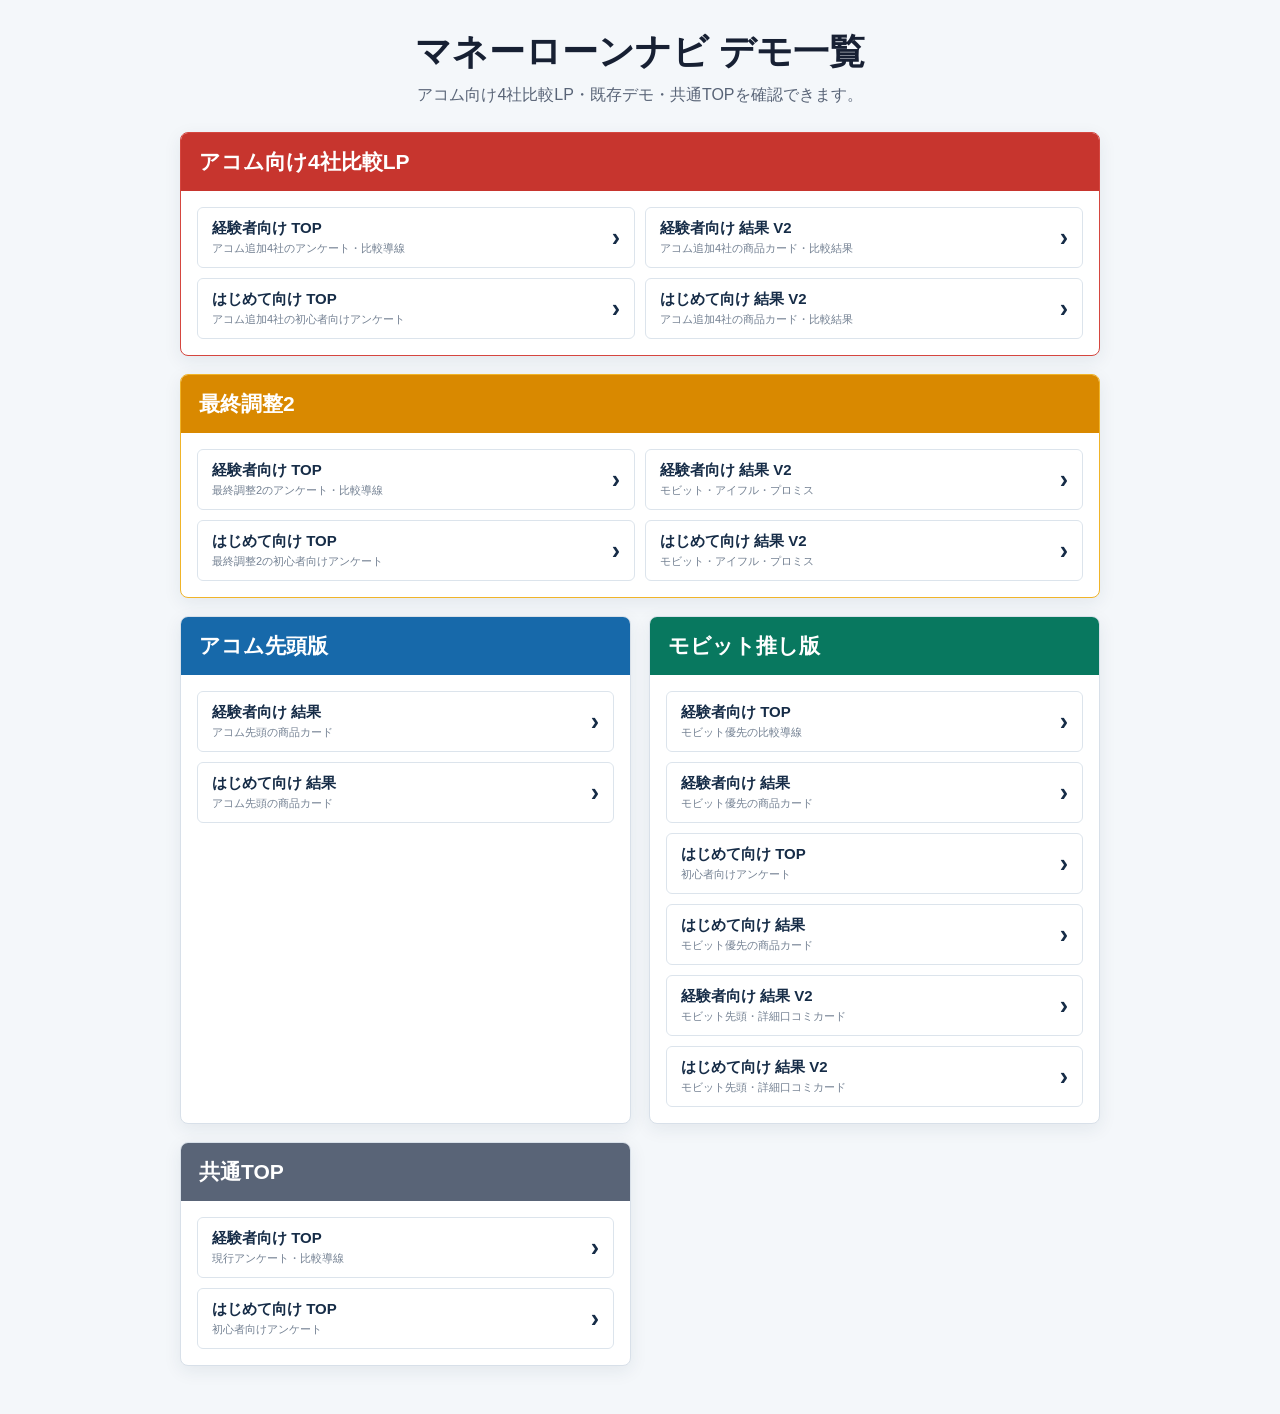
<file: demo-list.html>
<!doctype html>
<html lang="ja">
<head>
  <meta charset="utf-8">
  <meta name="viewport" content="width=device-width, initial-scale=1">
  <title>マネーローンナビ デモ一覧</title>
  <style>
    * { box-sizing: border-box; }
    body {
      margin: 0;
      background: #f4f7fa;
      color: #172033;
      font-family: "Noto Sans JP", Meiryo, sans-serif;
    }
    main { width: min(100% - 24px, 920px); margin: 0 auto; padding: 28px 0 48px; }
    h1 { margin: 0 0 8px; font-size: clamp(24px, 5vw, 36px); text-align: center; }
    .lead { margin: 0 0 26px; color: #596477; text-align: center; }
    .versions { display: grid; grid-template-columns: repeat(2, minmax(0, 1fr)); gap: 18px; }
    section { overflow: hidden; border: 1px solid #d8e0e9; border-radius: 8px; background: #fff; box-shadow: 0 5px 18px rgb(27 49 78 / 8%); }
    section h2 { margin: 0; padding: 15px 18px; color: #fff; font-size: 21px; }
    .acom h2 { background: #1769aa; }
    .mobit h2 { background: #08785f; }
    .shared h2 { background: #596477; }
    .acom-four { grid-column: 1 / -1; border-color: #d5463f; }
    .acom-four h2 { background: #c7352e; }
    .acom-four ul { grid-template-columns: repeat(2, minmax(0, 1fr)); }
    .final-adjustment { grid-column: 1 / -1; border-color: #f0b429; }
    .final-adjustment h2 { background: #d98900; }
    .final-adjustment ul { grid-template-columns: repeat(2, minmax(0, 1fr)); }
    ul { display: grid; gap: 10px; margin: 0; padding: 16px; list-style: none; }
    a {
      display: flex;
      align-items: center;
      justify-content: space-between;
      min-height: 54px;
      padding: 11px 14px;
      border: 1px solid #dce4ec;
      border-radius: 6px;
      color: #162c47;
      font-size: 15px;
      font-weight: 800;
      text-decoration: none;
    }
    a::after { content: "›"; font-size: 25px; line-height: 1; }
    a:hover, a:focus-visible { border-color: #ff672c; background: #fff7ef; outline: none; }
    small { display: block; margin-top: 3px; color: #738092; font-size: 11px; font-weight: 500; }
    @media (max-width: 640px) {
      main { padding-top: 20px; }
      .versions { grid-template-columns: 1fr; }
      .acom-four ul { grid-template-columns: 1fr; }
      .final-adjustment ul { grid-template-columns: 1fr; }
    }
  </style>
</head>
<body>
  <main>
    <h1>マネーローンナビ デモ一覧</h1>
    <p class="lead">アコム向け4社比較LP・既存デモ・共通TOPを確認できます。</p>
    <div class="versions">
      <section class="acom-four">
        <h2>アコム向け4社比較LP</h2>
        <ul>
          <li><a href="https://admin2-a11y.github.io/money-loan-navi-acom-ranking-20260716/index.html?select_modal=2&amp;v=final2"><span>経験者向け TOP<small>アコム追加4社のアンケート・比較導線</small></span></a></li>
          <li><a href="https://admin2-a11y.github.io/money-loan-navi-acom-ranking-20260716/result_v2.html?variant=experienced&amp;v=final2"><span>経験者向け 結果 V2<small>アコム追加4社の商品カード・比較結果</small></span></a></li>
          <li><a href="https://admin2-a11y.github.io/money-loan-navi-acom-ranking-20260716/mobit_beginner.html?v=final2"><span>はじめて向け TOP<small>アコム追加4社の初心者向けアンケート</small></span></a></li>
          <li><a href="https://admin2-a11y.github.io/money-loan-navi-acom-ranking-20260716/beginner_result_v2.html?variant=beginner&amp;v=final2"><span>はじめて向け 結果 V2<small>アコム追加4社の商品カード・比較結果</small></span></a></li>
        </ul>
      </section>
      <section class="final-adjustment">
        <h2>最終調整2</h2>
        <ul>
          <li><a href="./index.html?select_modal=2&amp;v=final2"><span>経験者向け TOP<small>最終調整2のアンケート・比較導線</small></span></a></li>
          <li><a href="./result_v2.html?variant=experienced&amp;v=final2"><span>経験者向け 結果 V2<small>モビット・アイフル・プロミス</small></span></a></li>
          <li><a href="./mobit_beginner.html?v=final2"><span>はじめて向け TOP<small>最終調整2の初心者向けアンケート</small></span></a></li>
          <li><a href="./beginner_result_v2.html?variant=beginner&amp;v=final2"><span>はじめて向け 結果 V2<small>モビット・アイフル・プロミス</small></span></a></li>
        </ul>
      </section>
      <section class="acom">
        <h2>アコム先頭版</h2>
        <ul>
          <li><a href="./result.html"><span>経験者向け 結果<small>アコム先頭の商品カード</small></span></a></li>
          <li><a href="./beginner_result.html"><span>はじめて向け 結果<small>アコム先頭の商品カード</small></span></a></li>
        </ul>
      </section>
      <section class="mobit">
        <h2>モビット推し版</h2>
        <ul>
          <li><a href="./mobit.html?entry-modal=2"><span>経験者向け TOP<small>モビット優先の比較導線</small></span></a></li>
          <li><a href="./mobit_result.html"><span>経験者向け 結果<small>モビット優先の商品カード</small></span></a></li>
          <li><a href="./mobit_beginner.html"><span>はじめて向け TOP<small>初心者向けアンケート</small></span></a></li>
          <li><a href="./mobit_beginner_result.html"><span>はじめて向け 結果<small>モビット優先の商品カード</small></span></a></li>
          <li><a href="./result_v2.html?v=38"><span>経験者向け 結果 V2<small>モビット先頭・詳細口コミカード</small></span></a></li>
          <li><a href="./beginner_result_v2.html?v=38&amp;variant=beginner"><span>はじめて向け 結果 V2<small>モビット先頭・詳細口コミカード</small></span></a></li>
        </ul>
      </section>
      <section class="shared">
        <h2>共通TOP</h2>
        <ul>
          <li><a href="./index.html?entry-modal=2"><span>経験者向け TOP<small>現行アンケート・比較導線</small></span></a></li>
          <li><a href="./beginner.html"><span>はじめて向け TOP<small>初心者向けアンケート</small></span></a></li>
        </ul>
      </section>
    </div>
  </main>
</body>
</html>
</file>
